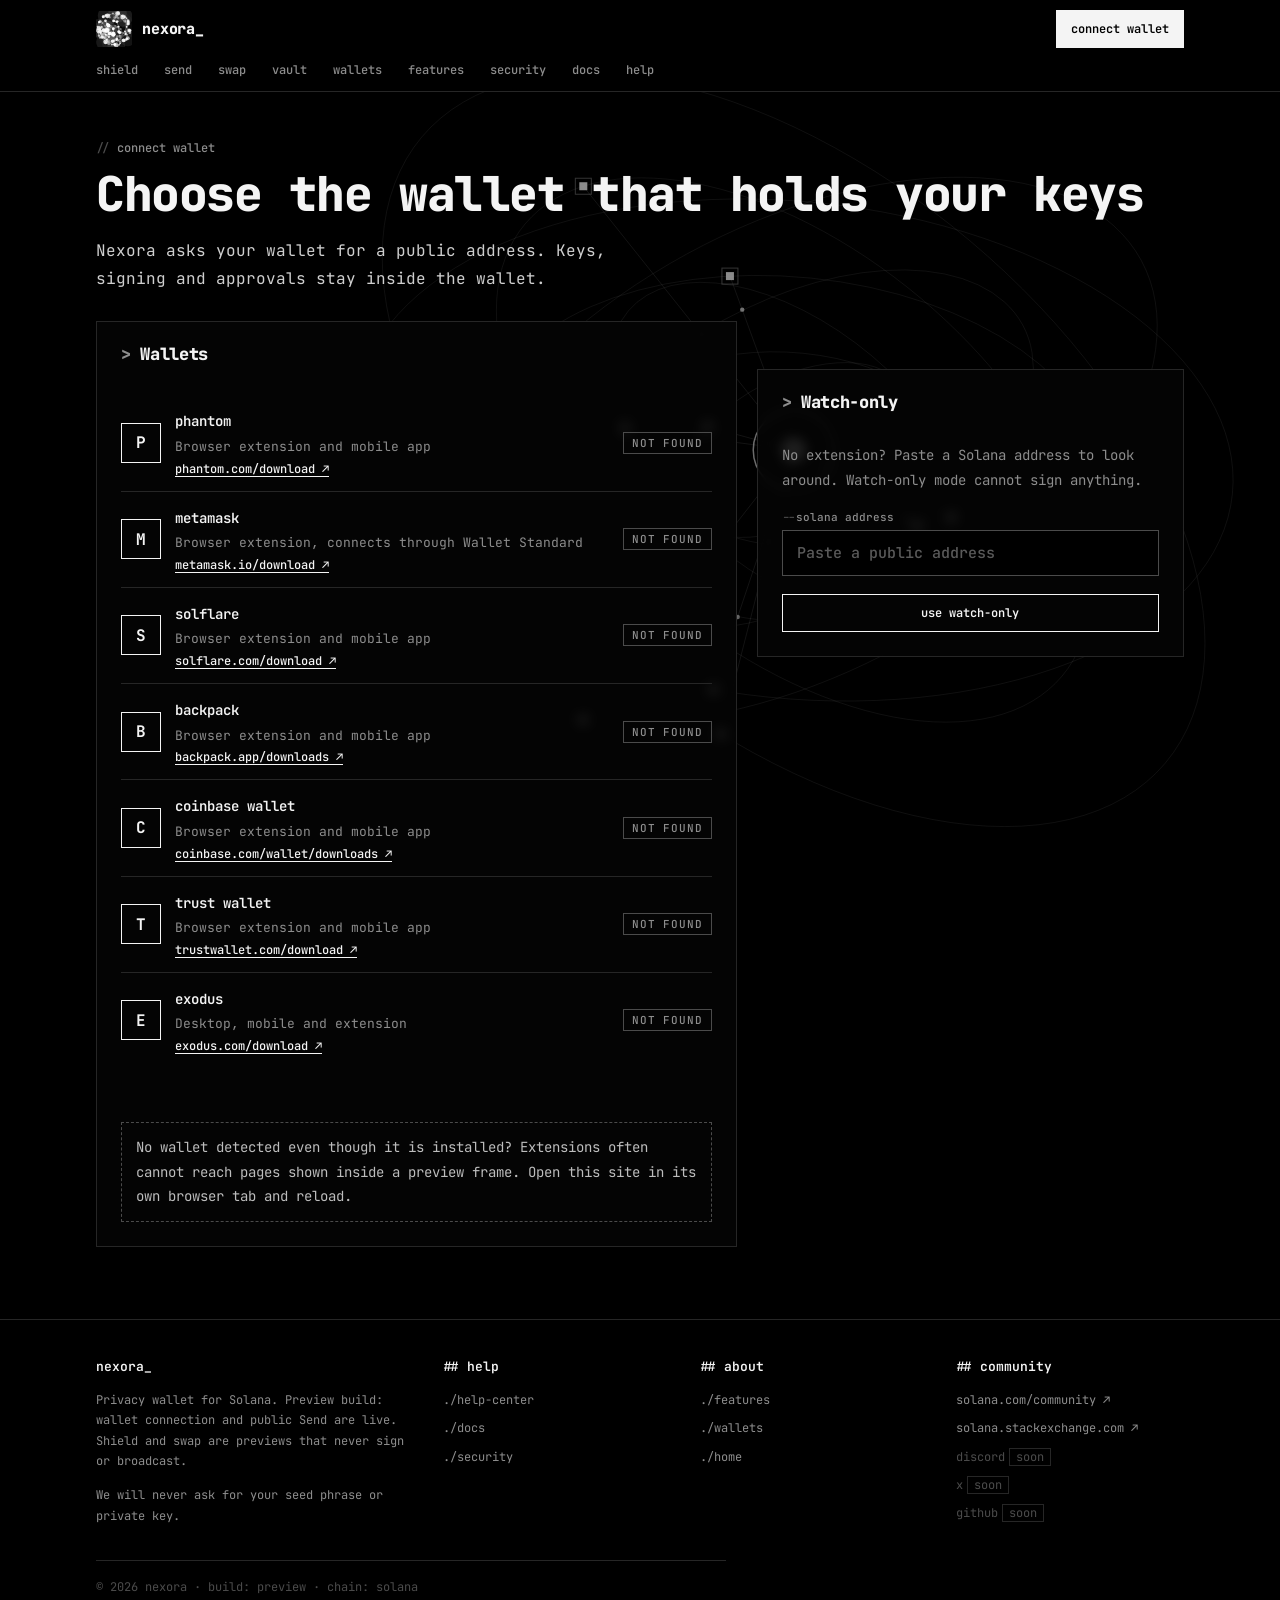
<file: connect.html>
<!doctype html>
<html lang="en">
<head>
<meta charset="utf-8">
<meta name="viewport" content="width=device-width, initial-scale=1, viewport-fit=cover">
<title>Connect wallet · Nexora</title>
<link rel="preconnect" href="https://fonts.googleapis.com">
<link rel="preconnect" href="https://fonts.gstatic.com" crossorigin>
<link href="https://fonts.googleapis.com/css2?family=JetBrains+Mono:wght@400;500;600;800&display=swap" rel="stylesheet">
<link rel="stylesheet" href="styles.css">
</head>
<body>
<main class="wrap main">
  <header class="page-head">
    <p class="eyebrow">Connect wallet</p>
    <h1>Choose the wallet that holds your keys</h1>
    <p class="lead">Nexora asks your wallet for a public address. Keys, signing and approvals stay inside the wallet.</p>
  </header>

  <div class="split">
    <section class="panel" aria-labelledby="wl">
      <h2 class="sub" id="wl">Wallets</h2>
      <div class="wallets" id="wallets"></div>
      <p class="msg" id="status" role="status"></p>
      <div class="notice">No wallet detected even though it is installed? Extensions often cannot reach pages shown inside a preview frame. Open this site in its own browser tab and reload.</div>
    </section>

    <div style="display:grid;gap:20px;min-width:0">
      <section class="panel" id="current" hidden>
        <h2 class="sub">Connected</h2>
        <div class="field"><span class="label">Wallet</span><span id="cw" class="mono"></span></div>
        <div class="field"><span class="label">Address</span><span id="ca" class="addr"></span></div>
        <div style="display:flex;flex-wrap:wrap;gap:10px">
          <button type="button" class="btn sm" id="copy">Copy address</button>
          <button type="button" class="btn sm" id="off">Disconnect</button>
        </div>
      </section>

      <section class="panel" aria-labelledby="wo">
        <h2 class="sub" id="wo">Watch-only</h2>
        <p class="muted" style="margin:0">No extension? Paste a Solana address to look around. Watch-only mode cannot sign anything.</p>
        <div class="field"><label for="addr">Solana address</label><input id="addr" type="text" autocomplete="off" spellcheck="false" placeholder="Paste a public address"></div>
        <button type="button" class="btn sm" id="watch">Use watch-only</button>
      </section>
    </div>
  </div>
</main>

<script src="nexora.js"></script>
<script>
  NX.init({ page: 'connect', anim: 'orbit' });
  NX.renderWallets(document.getElementById('wallets'), document.getElementById('status'));
  NX.watchOnly(document.getElementById('addr'), document.getElementById('status'), document.getElementById('watch'));
  var cur = document.getElementById('current');
  NX.onSession(function (s) {
    cur.hidden = !s;
    if (s) { document.getElementById('cw').textContent = s.wallet; document.getElementById('ca').textContent = s.address; }
  });
  document.getElementById('copy').addEventListener('click', function () { var s = NX.session(); if (s) NX.copy(s.address); });
  document.getElementById('off').addEventListener('click', function () { NX.setSession(null); document.getElementById('status').textContent = 'Disconnected from Nexora. Revoke access inside the wallet for a full disconnect.'; });
</script>
</body>
</html>
</file>
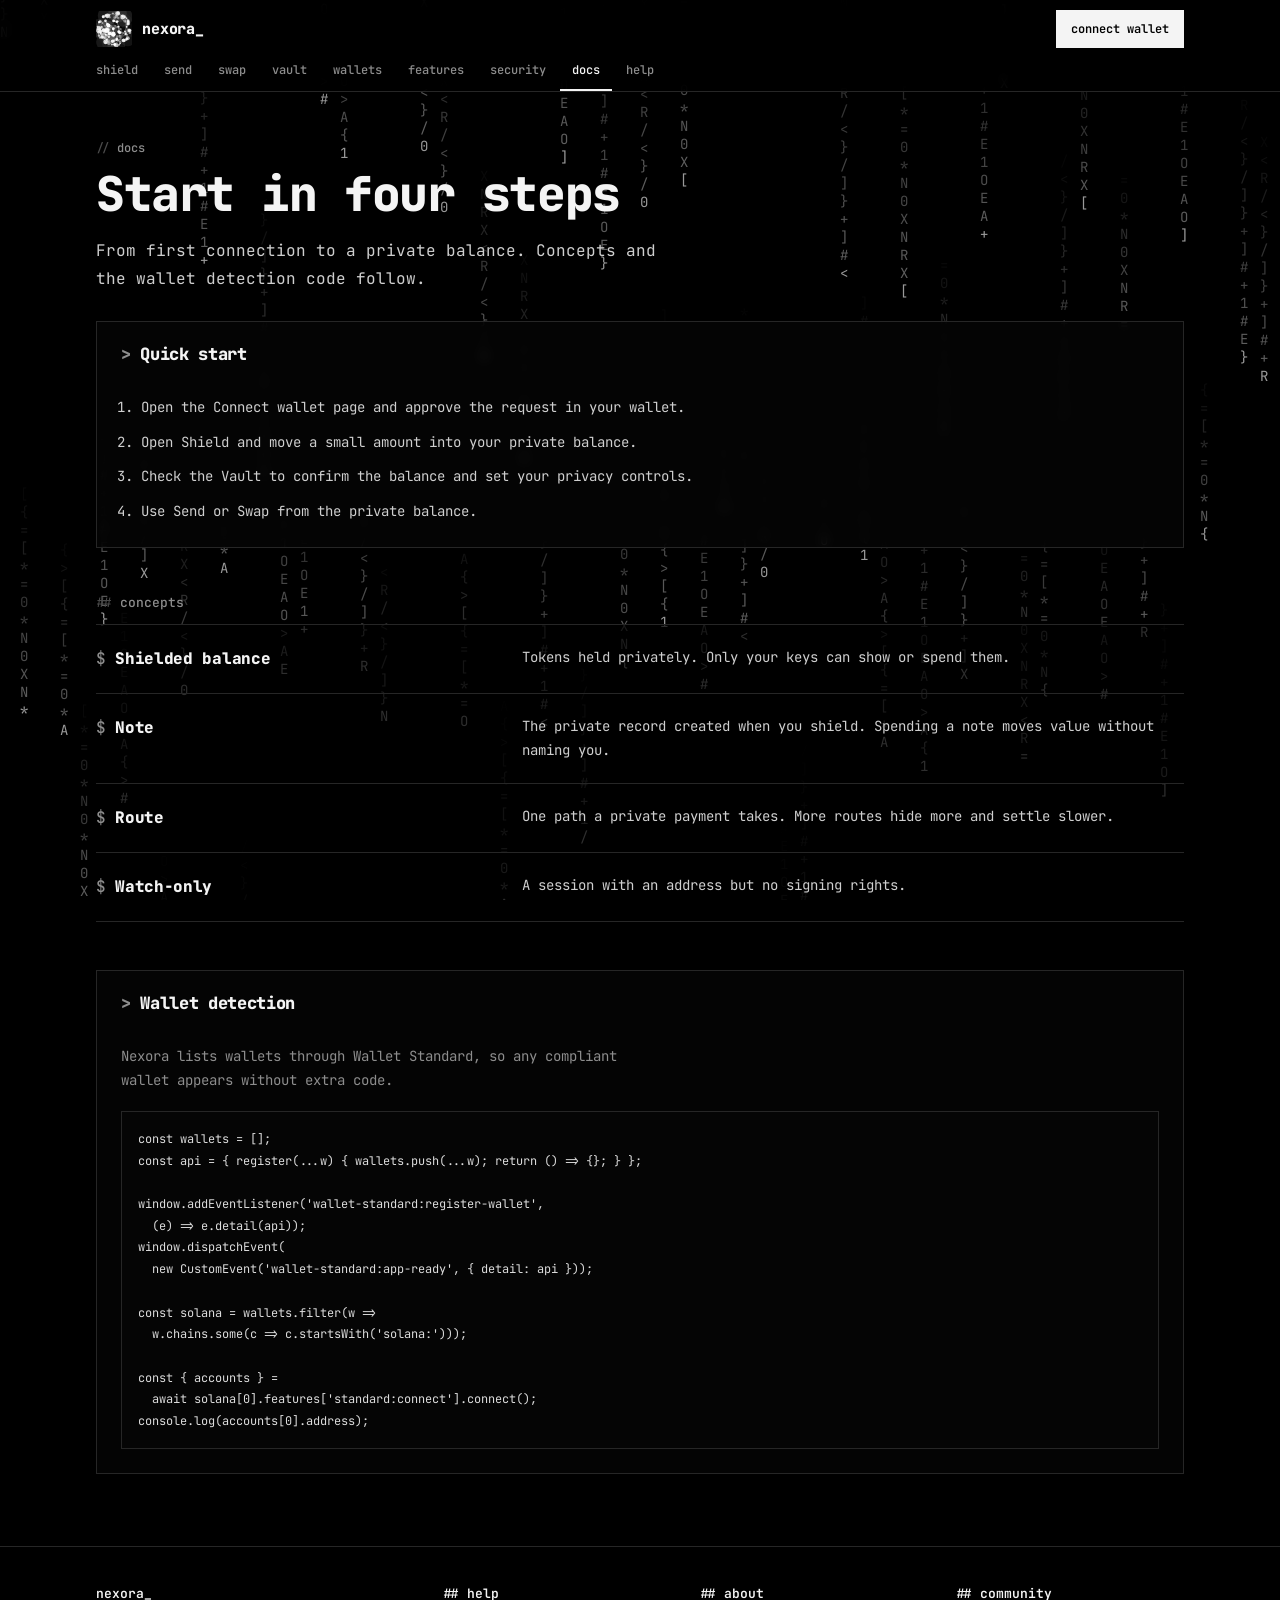
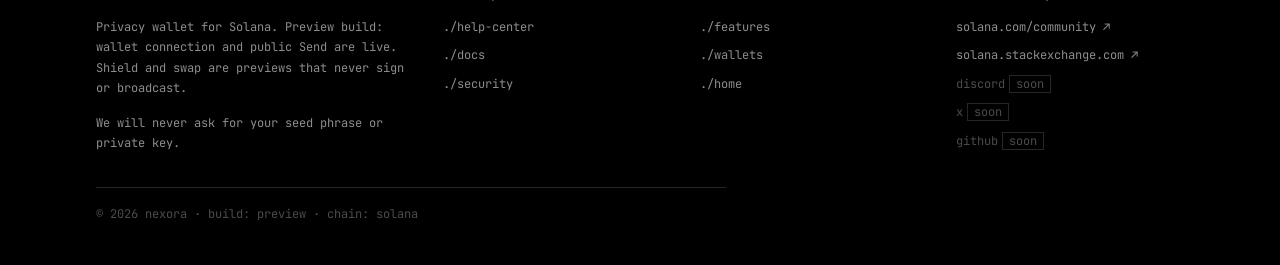
<file: docs.html>
<!doctype html>
<html lang="en">
<head>
<meta charset="utf-8">
<meta name="viewport" content="width=device-width, initial-scale=1, viewport-fit=cover">
<title>Docs · Nexora</title>
<link rel="preconnect" href="https://fonts.googleapis.com">
<link rel="preconnect" href="https://fonts.gstatic.com" crossorigin>
<link href="https://fonts.googleapis.com/css2?family=JetBrains+Mono:wght@400;500;600;800&display=swap" rel="stylesheet">
<link rel="stylesheet" href="styles.css">
</head>
<body>
<main class="wrap main">
  <header class="page-head">
    <p class="eyebrow">Docs</p>
    <h1>Start in four steps</h1>
    <p class="lead">From first connection to a private balance. Concepts and the wallet detection code follow.</p>
  </header>

  <section class="panel">
    <h2 class="sub">Quick start</h2>
    <ol class="steps">
      <li>Open the Connect wallet page and approve the request in your wallet.</li>
      <li>Open Shield and move a small amount into your private balance.</li>
      <li>Check the Vault to confirm the balance and set your privacy controls.</li>
      <li>Use Send or Swap from the private balance.</li>
    </ol>
  </section>

  <section>
    <h2 class="sec">Concepts</h2>
    <dl class="defs">
      <div><dt>Shielded balance</dt><dd>Tokens held privately. Only your keys can show or spend them.</dd></div>
      <div><dt>Note</dt><dd>The private record created when you shield. Spending a note moves value without naming you.</dd></div>
      <div><dt>Route</dt><dd>One path a private payment takes. More routes hide more and settle slower.</dd></div>
      <div><dt>Watch-only</dt><dd>A session with an address but no signing rights.</dd></div>
    </dl>
  </section>

  <section class="panel">
    <h2 class="sub">Wallet detection</h2>
    <p class="muted" style="margin:0">Nexora lists wallets through Wallet Standard, so any compliant wallet appears without extra code.</p>
    <pre><code>const wallets = [];
const api = { register(...w) { wallets.push(...w); return () =&gt; {}; } };

window.addEventListener('wallet-standard:register-wallet',
  (e) =&gt; e.detail(api));
window.dispatchEvent(
  new CustomEvent('wallet-standard:app-ready', { detail: api }));

const solana = wallets.filter(w =&gt;
  w.chains.some(c =&gt; c.startsWith('solana:')));

const { accounts } =
  await solana[0].features['standard:connect'].connect();
console.log(accounts[0].address);</code></pre>
  </section>
</main>

<script src="nexora.js"></script>
<script>NX.init({ page: 'docs', anim: 'rain' });</script>
</body>
</html>
</file>
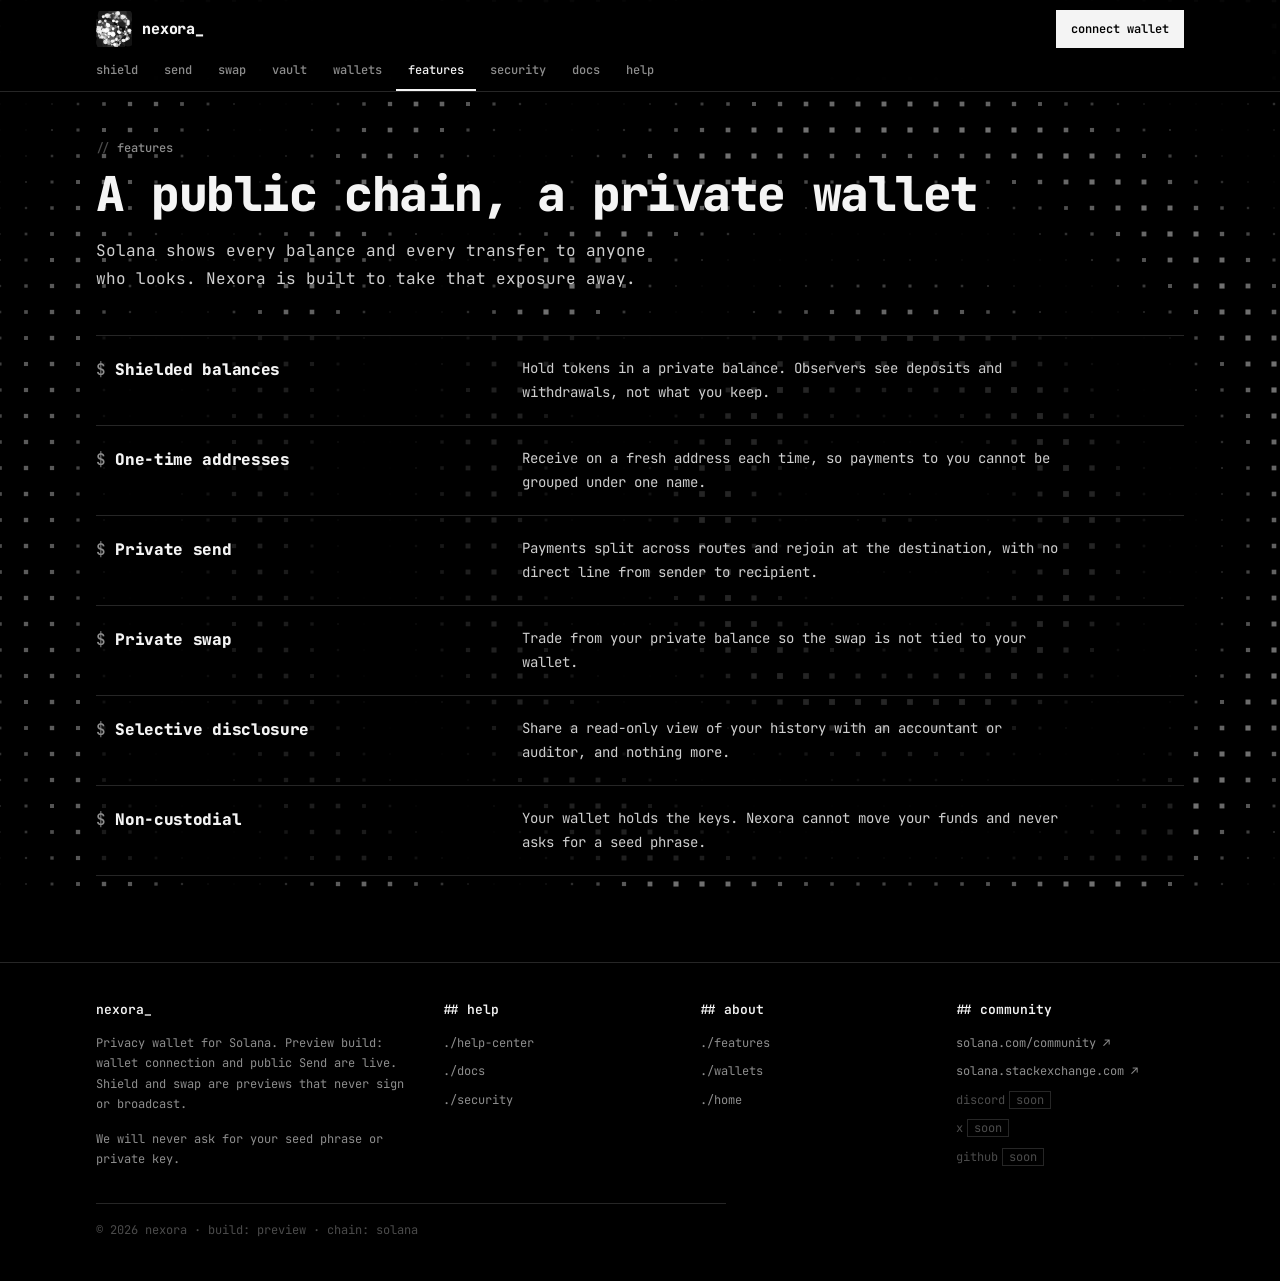
<file: features.html>
<!doctype html>
<html lang="en">
<head>
<meta charset="utf-8">
<meta name="viewport" content="width=device-width, initial-scale=1, viewport-fit=cover">
<title>Features · Nexora</title>
<link rel="preconnect" href="https://fonts.googleapis.com">
<link rel="preconnect" href="https://fonts.gstatic.com" crossorigin>
<link href="https://fonts.googleapis.com/css2?family=JetBrains+Mono:wght@400;500;600;800&display=swap" rel="stylesheet">
<link rel="stylesheet" href="styles.css">
</head>
<body>
<main class="wrap main">
  <header class="page-head">
    <p class="eyebrow">Features</p>
    <h1>A public chain, a private wallet</h1>
    <p class="lead">Solana shows every balance and every transfer to anyone who looks. Nexora is built to take that exposure away.</p>
  </header>

  <dl class="defs">
    <div><dt>Shielded balances</dt><dd><p>Hold tokens in a private balance. Observers see deposits and withdrawals, not what you keep.</p></dd></div>
    <div><dt>One-time addresses</dt><dd><p>Receive on a fresh address each time, so payments to you cannot be grouped under one name.</p></dd></div>
    <div><dt>Private send</dt><dd><p>Payments split across routes and rejoin at the destination, with no direct line from sender to recipient.</p></dd></div>
    <div><dt>Private swap</dt><dd><p>Trade from your private balance so the swap is not tied to your wallet.</p></dd></div>
    <div><dt>Selective disclosure</dt><dd><p>Share a read-only view of your history with an accountant or auditor, and nothing more.</p></dd></div>
    <div><dt>Non-custodial</dt><dd><p>Your wallet holds the keys. Nexora cannot move your funds and never asks for a seed phrase.</p></dd></div>
  </dl>
</main>

<script src="nexora.js"></script>
<script>NX.init({ page: 'features', anim: 'wave' });</script>
</body>
</html>
</file>
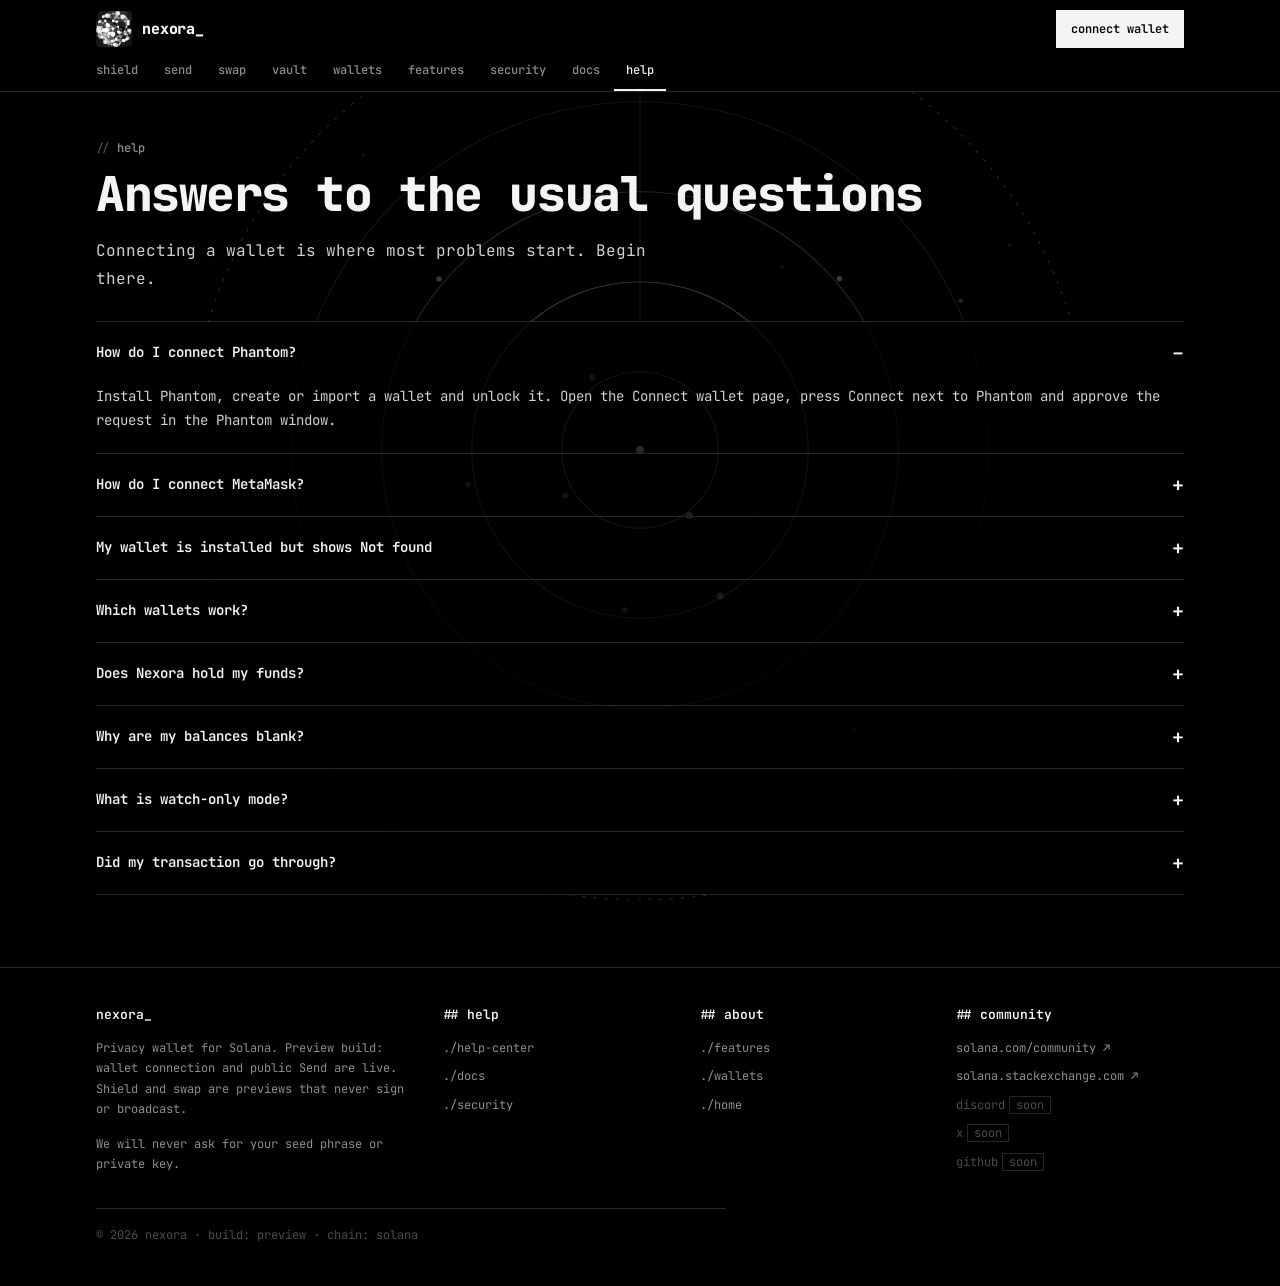
<file: help.html>
<!doctype html>
<html lang="en">
<head>
<meta charset="utf-8">
<meta name="viewport" content="width=device-width, initial-scale=1, viewport-fit=cover">
<title>Help · Nexora</title>
<link rel="preconnect" href="https://fonts.googleapis.com">
<link rel="preconnect" href="https://fonts.gstatic.com" crossorigin>
<link href="https://fonts.googleapis.com/css2?family=JetBrains+Mono:wght@400;500;600;800&display=swap" rel="stylesheet">
<link rel="stylesheet" href="styles.css">
</head>
<body>
<main class="wrap main">
  <header class="page-head">
    <p class="eyebrow">Help</p>
    <h1>Answers to the usual questions</h1>
    <p class="lead">Connecting a wallet is where most problems start. Begin there.</p>
  </header>

  <details open>
    <summary>How do I connect Phantom?</summary>
    <div class="ans">Install Phantom, create or import a wallet and unlock it. Open the Connect wallet page, press Connect next to Phantom and approve the request in the Phantom window.</div>
  </details>
  <details>
    <summary>How do I connect MetaMask?</summary>
    <div class="ans">MetaMask has to expose a Solana account. Update MetaMask, enable Solana in its settings, then press Connect next to MetaMask. If it shows as found without a Solana account, the version you have does not support Solana yet.</div>
  </details>
  <details>
    <summary>My wallet is installed but shows Not found</summary>
    <div class="ans">Reload the page after unlocking the wallet. If you are viewing Nexora inside a preview frame, open it in its own browser tab, since extensions often cannot reach framed pages.</div>
  </details>
  <details>
    <summary>Which wallets work?</summary>
    <div class="ans">Phantom, MetaMask, Solflare, Backpack, Coinbase Wallet, Trust Wallet and Exodus, plus any wallet that follows Wallet Standard. Ledger works through Phantom or Solflare.</div>
  </details>
  <details>
    <summary>Does Nexora hold my funds?</summary>
    <div class="ans">No. Your wallet holds the keys and approves every transaction. Nexora never sees a seed phrase or private key.</div>
  </details>
  <details>
    <summary>Why are my balances blank?</summary>
    <div class="ans">This preview does not read the network, so the Vault shows dashes. Balances appear once Nexora is connected to a privacy program.</div>
  </details>
  <details>
    <summary>What is watch-only mode?</summary>
    <div class="ans">Paste a public Solana address on the Connect page to browse without a wallet. A watch-only session cannot sign, so it is safe to use on any device.</div>
  </details>
  <details>
    <summary>Did my transaction go through?</summary>
    <div class="ans">Not in the preview. Shield, Send and Swap walk through each step but never sign or broadcast, so no funds move.</div>
  </details>
</main>

<script src="nexora.js"></script>
<script>NX.init({ page: 'help', anim: 'sonar' });</script>
</body>
</html>
</file>
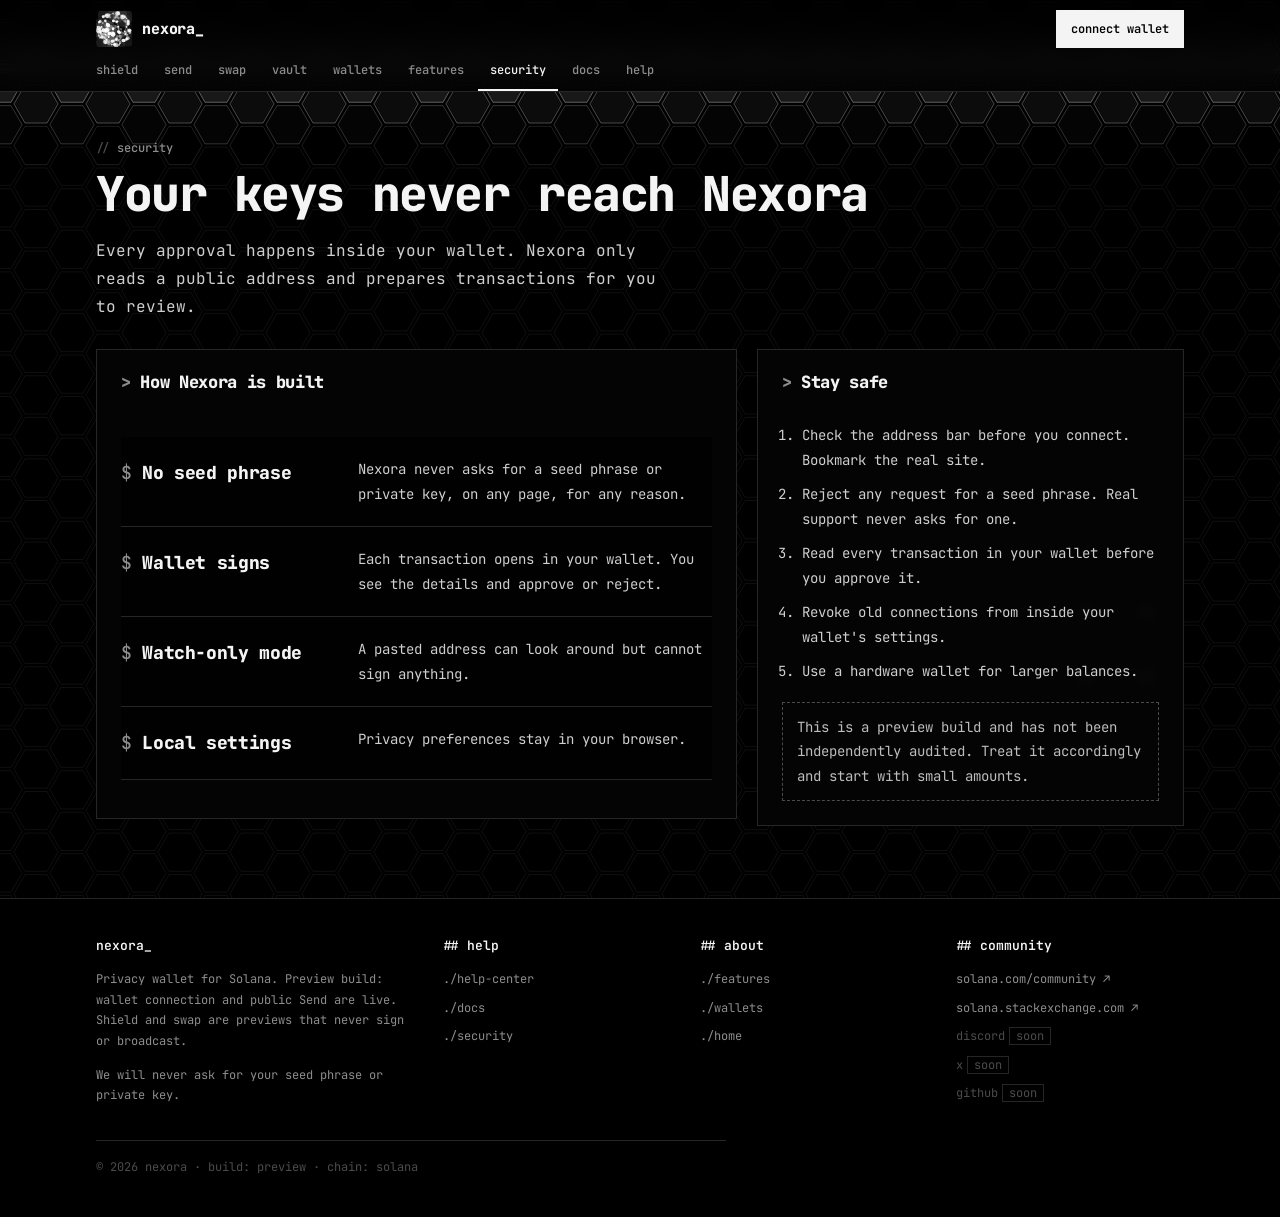
<file: security.html>
<!doctype html>
<html lang="en">
<head>
<meta charset="utf-8">
<meta name="viewport" content="width=device-width, initial-scale=1, viewport-fit=cover">
<title>Security · Nexora</title>
<link rel="preconnect" href="https://fonts.googleapis.com">
<link rel="preconnect" href="https://fonts.gstatic.com" crossorigin>
<link href="https://fonts.googleapis.com/css2?family=JetBrains+Mono:wght@400;500;600;800&display=swap" rel="stylesheet">
<link rel="stylesheet" href="styles.css">
</head>
<body>
<main class="wrap main">
  <header class="page-head">
    <p class="eyebrow">Security</p>
    <h1>Your keys never reach Nexora</h1>
    <p class="lead">Every approval happens inside your wallet. Nexora only reads a public address and prepares transactions for you to review.</p>
  </header>

  <div class="split">
    <section class="panel">
      <h2 class="sub">How Nexora is built</h2>
      <dl class="defs" style="border-top:0">
        <div><dt style="font-size:18px">No seed phrase</dt><dd>Nexora never asks for a seed phrase or private key, on any page, for any reason.</dd></div>
        <div><dt style="font-size:18px">Wallet signs</dt><dd>Each transaction opens in your wallet. You see the details and approve or reject.</dd></div>
        <div><dt style="font-size:18px">Watch-only mode</dt><dd>A pasted address can look around but cannot sign anything.</dd></div>
        <div><dt style="font-size:18px">Local settings</dt><dd>Privacy preferences stay in your browser.</dd></div>
      </dl>
    </section>

    <aside class="panel">
      <h2 class="sub">Stay safe</h2>
      <ol class="steps">
        <li>Check the address bar before you connect. Bookmark the real site.</li>
        <li>Reject any request for a seed phrase. Real support never asks for one.</li>
        <li>Read every transaction in your wallet before you approve it.</li>
        <li>Revoke old connections from inside your wallet's settings.</li>
        <li>Use a hardware wallet for larger balances.</li>
      </ol>
      <div class="notice">This is a preview build and has not been independently audited. Treat it accordingly and start with small amounts.</div>
    </aside>
  </div>
</main>

<script src="nexora.js"></script>
<script>NX.init({ page: 'security', anim: 'scanner' });</script>
</body>
</html>
</file>
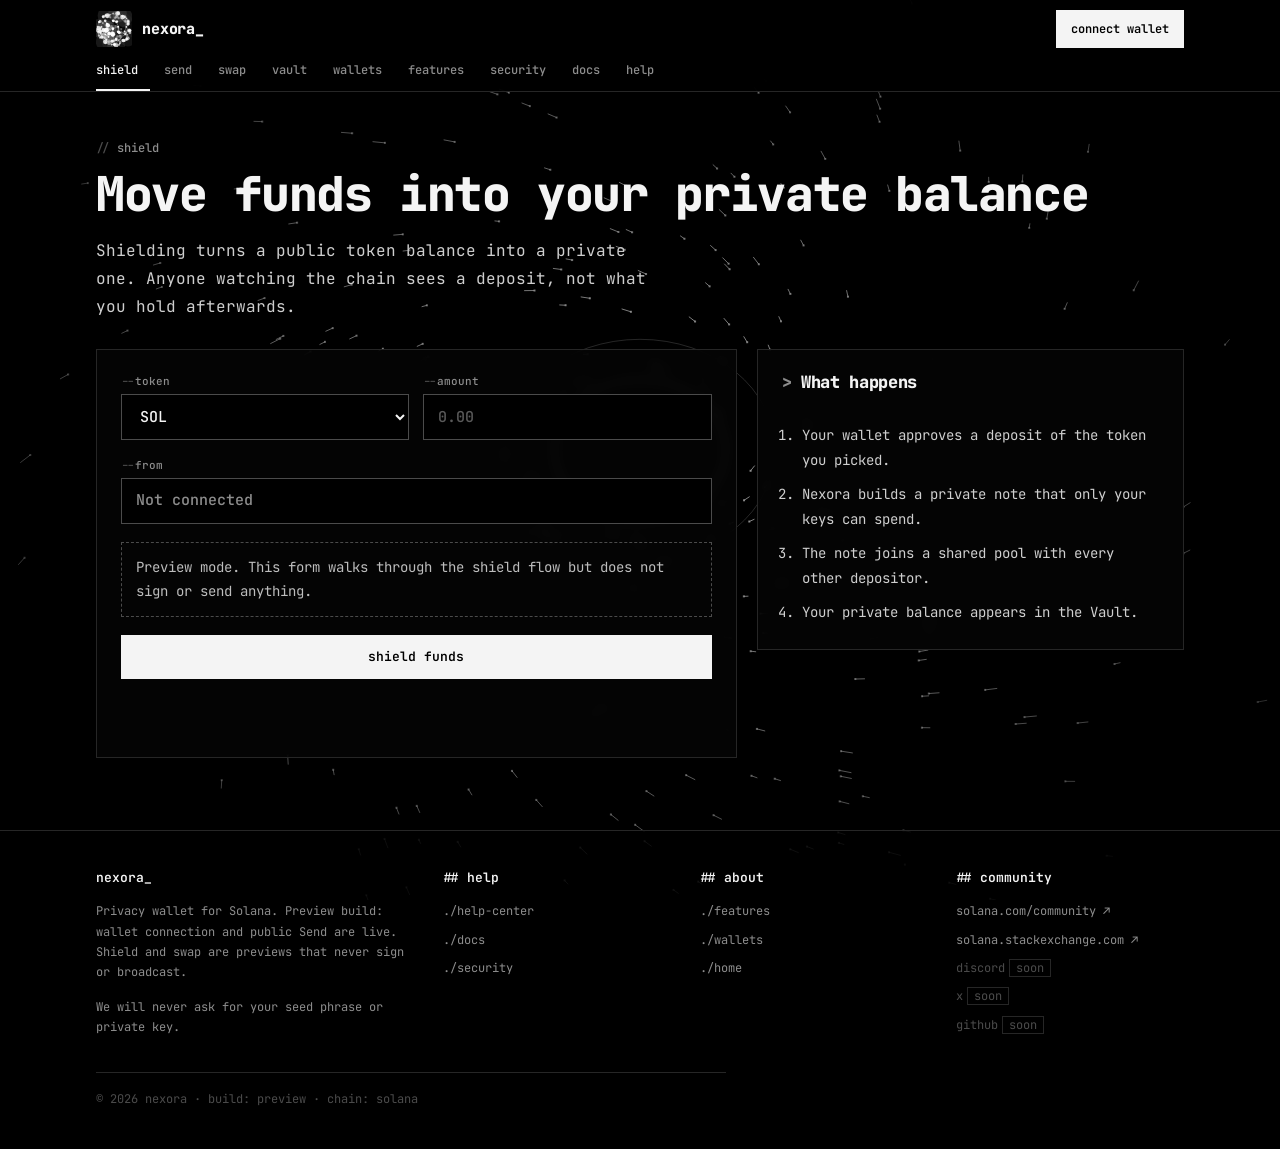
<file: shield.html>
<!doctype html>
<html lang="en">
<head>
<meta charset="utf-8">
<meta name="viewport" content="width=device-width, initial-scale=1, viewport-fit=cover">
<title>Shield · Nexora</title>
<link rel="preconnect" href="https://fonts.googleapis.com">
<link rel="preconnect" href="https://fonts.gstatic.com" crossorigin>
<link href="https://fonts.googleapis.com/css2?family=JetBrains+Mono:wght@400;500;600;800&display=swap" rel="stylesheet">
<link rel="stylesheet" href="styles.css">
</head>
<body>
<main class="wrap main">
  <header class="page-head">
    <p class="eyebrow">Shield</p>
    <h1>Move funds into your private balance</h1>
    <p class="lead">Shielding turns a public token balance into a private one. Anyone watching the chain sees a deposit, not what you hold afterwards.</p>
  </header>

  <div class="split">
    <form class="panel" id="f" novalidate>
      <div class="row">
        <div class="field"><label for="asset">Token</label>
          <select id="asset"><option>SOL</option><option>USDC</option><option>USDT</option></select></div>
        <div class="field"><label for="amt">Amount</label>
          <input id="amt" type="text" inputmode="decimal" autocomplete="off" placeholder="0.00"></div>
      </div>
      <div class="field"><span class="label">From</span><output class="box" id="from">Not connected</output></div>
      <div class="notice">Preview mode. This form walks through the shield flow but does not sign or send anything.</div>
      <button class="btn solid" type="submit">Shield funds</button>
      <p class="msg" role="status"></p>
      <ol class="log" aria-live="polite"></ol>
    </form>

    <aside class="panel">
      <h2 class="sub">What happens</h2>
      <ol class="steps">
        <li>Your wallet approves a deposit of the token you picked.</li>
        <li>Nexora builds a private note that only your keys can spend.</li>
        <li>The note joins a shared pool with every other depositor.</li>
        <li>Your private balance appears in the Vault.</li>
      </ol>
    </aside>
  </div>
</main>

<script src="nexora.js"></script>
<script>
  NX.init({ page: 'shield', anim: 'vortex' });
  var from = document.getElementById('from');
  NX.onSession(function (s) { from.textContent = s ? s.address : 'Not connected'; });
  NX.actionForm(document.getElementById('f'), {
    validate: function () {
      var v = parseFloat(document.getElementById('amt').value);
      return (isFinite(v) && v > 0) ? '' : 'Enter an amount greater than zero.';
    },
    steps: ['Checking the deposit request', 'Building a private note', 'Generating the proof', 'Preparing the transaction for your wallet']
  });
</script>
</body>
</html>
</file>
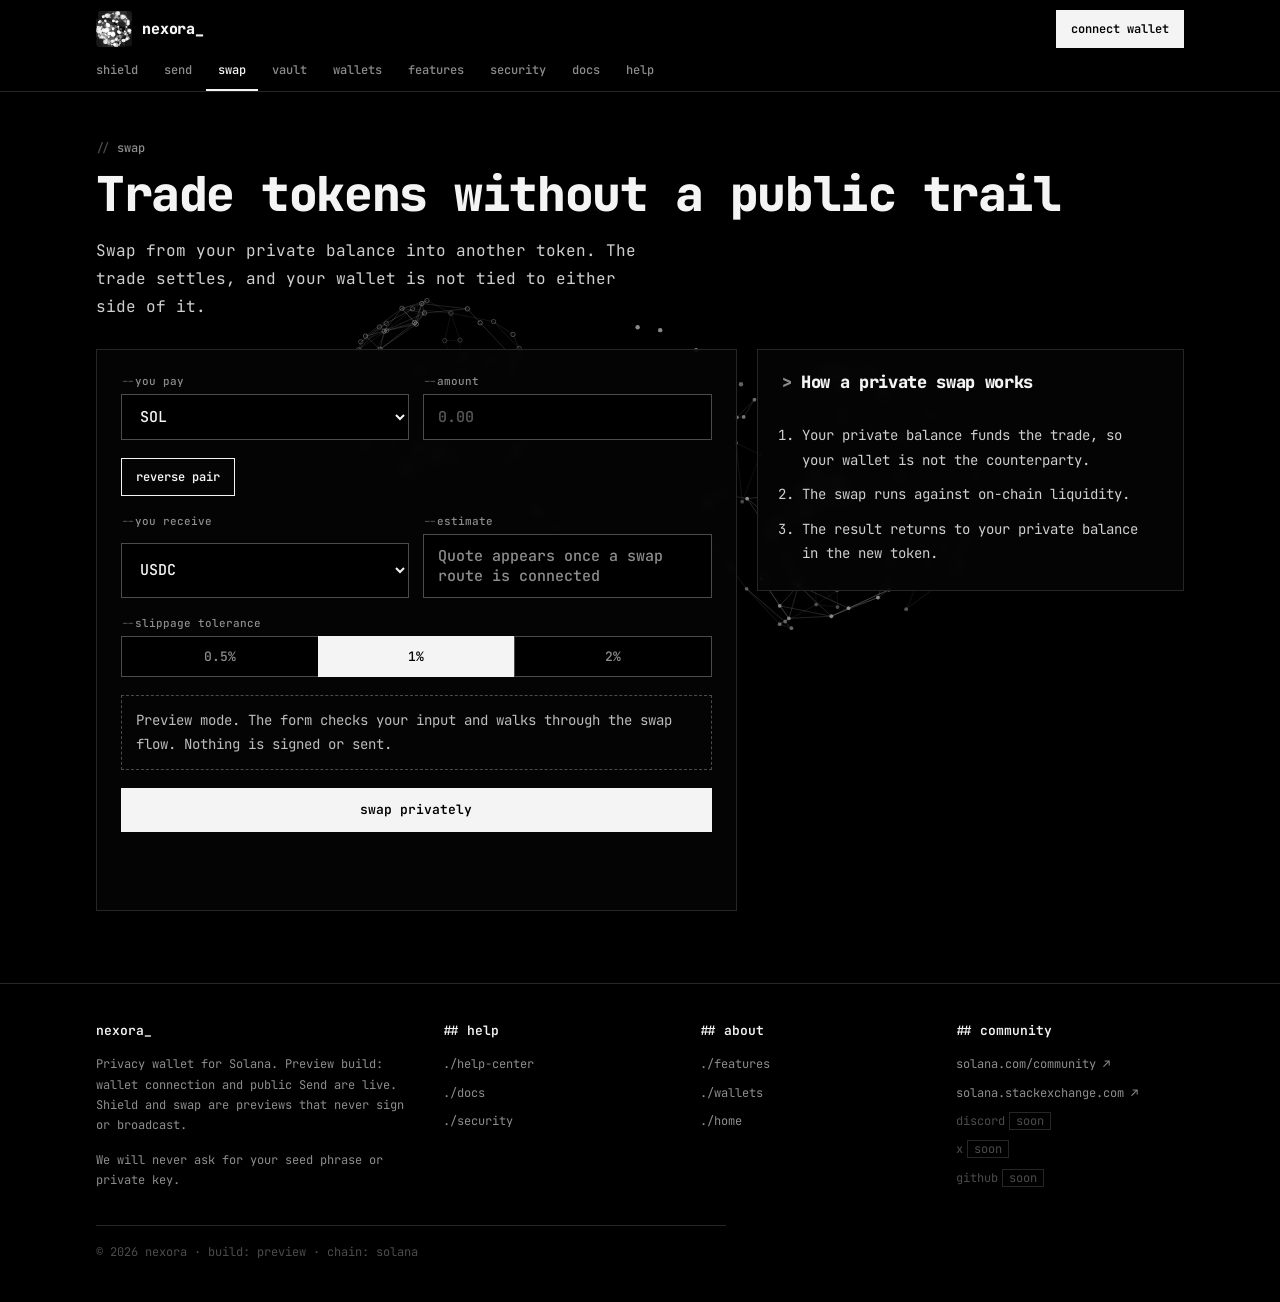
<file: swap.html>
<!doctype html>
<html lang="en">
<head>
<meta charset="utf-8">
<meta name="viewport" content="width=device-width, initial-scale=1, viewport-fit=cover">
<title>Swap · Nexora</title>
<link rel="preconnect" href="https://fonts.googleapis.com">
<link rel="preconnect" href="https://fonts.gstatic.com" crossorigin>
<link href="https://fonts.googleapis.com/css2?family=JetBrains+Mono:wght@400;500;600;800&display=swap" rel="stylesheet">
<link rel="stylesheet" href="styles.css">
</head>
<body>
<main class="wrap main">
  <header class="page-head">
    <p class="eyebrow">Swap</p>
    <h1>Trade tokens without a public trail</h1>
    <p class="lead">Swap from your private balance into another token. The trade settles, and your wallet is not tied to either side of it.</p>
  </header>

  <div class="split">
    <form class="panel" id="f" novalidate>
      <div class="row">
        <div class="field"><label for="from">You pay</label>
          <select id="from"><option>SOL</option><option>USDC</option><option>USDT</option></select></div>
        <div class="field"><label for="amt">Amount</label>
          <input id="amt" type="text" inputmode="decimal" autocomplete="off" placeholder="0.00"></div>
      </div>
      <button type="button" class="btn sm" id="flip" style="justify-self:start">Reverse pair</button>
      <div class="row">
        <div class="field"><label for="to">You receive</label>
          <select id="to"><option>USDC</option><option>SOL</option><option>USDT</option></select></div>
        <div class="field"><label for="quote">Estimate</label>
          <output class="box" id="quote">Quote appears once a swap route is connected</output></div>
      </div>
      <div class="field">
        <span class="label" id="slipL">Slippage tolerance</span>
        <div class="seg" role="group" aria-labelledby="slipL" id="slip">
          <button type="button" aria-pressed="false">0.5%</button>
          <button type="button" aria-pressed="true">1%</button>
          <button type="button" aria-pressed="false">2%</button>
        </div>
      </div>
      <div class="notice">Preview mode. The form checks your input and walks through the swap flow. Nothing is signed or sent.</div>
      <button class="btn solid" type="submit">Swap privately</button>
      <p class="msg" role="status"></p>
      <ol class="log" aria-live="polite"></ol>
    </form>

    <aside class="panel">
      <h2 class="sub">How a private swap works</h2>
      <ol class="steps">
        <li>Your private balance funds the trade, so your wallet is not the counterparty.</li>
        <li>The swap runs against on-chain liquidity.</li>
        <li>The result returns to your private balance in the new token.</li>
      </ol>
    </aside>
  </div>
</main>

<script src="nexora.js"></script>
<script>
  NX.init({ page: 'swap', anim: 'binary' });
  var from = document.getElementById('from'), to = document.getElementById('to');
  document.getElementById('flip').addEventListener('click', function () { var a = from.value; from.value = to.value; to.value = a; });
  var seg = document.getElementById('slip');
  seg.addEventListener('click', function (e) {
    var b = e.target.closest('button'); if (!b) return;
    Array.prototype.forEach.call(seg.children, function (x) { x.setAttribute('aria-pressed', x === b ? 'true' : 'false'); });
  });
  NX.actionForm(document.getElementById('f'), {
    validate: function () {
      if (from.value === to.value) return 'Pick two different tokens.';
      var v = parseFloat(document.getElementById('amt').value);
      return (isFinite(v) && v > 0) ? '' : 'Enter an amount greater than zero.';
    },
    steps: ['Checking the pair', 'Looking for a swap route', 'Generating the proof', 'Preparing the transaction for your wallet']
  });
</script>
</body>
</html>
</file>
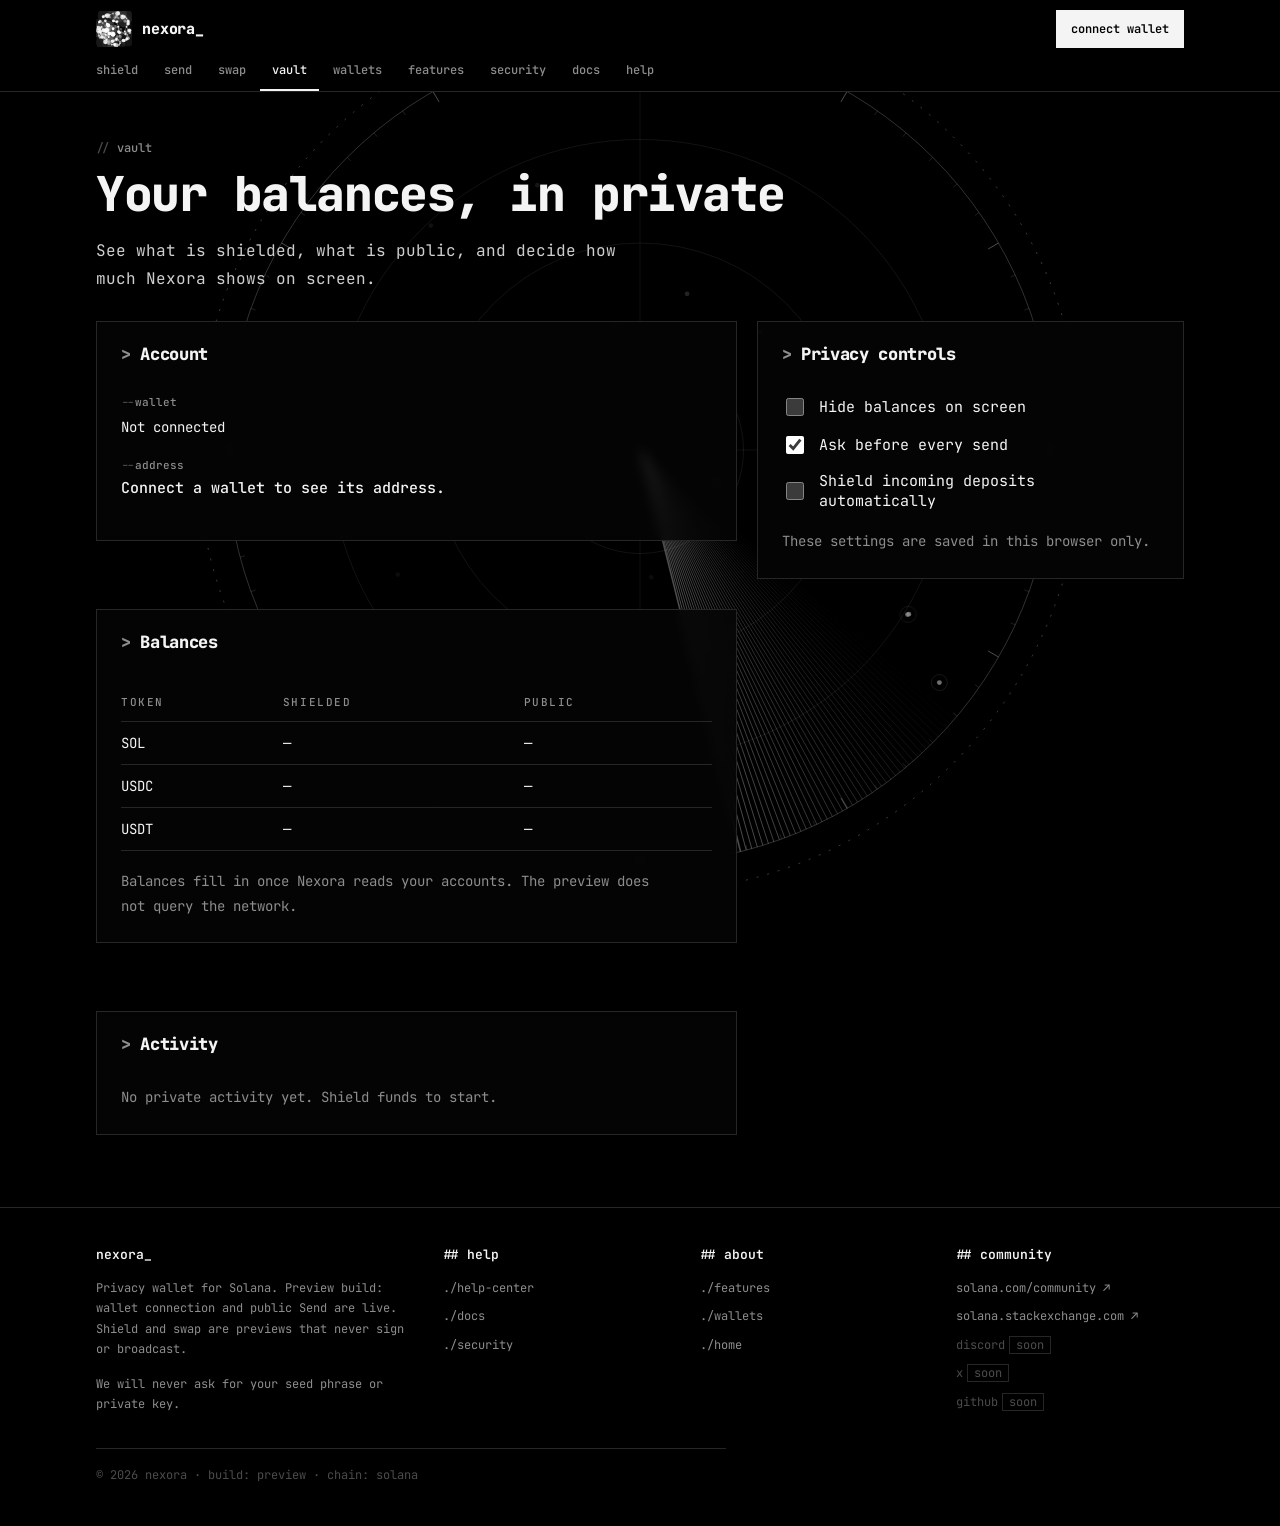
<file: vault.html>
<!doctype html>
<html lang="en">
<head>
<meta charset="utf-8">
<meta name="viewport" content="width=device-width, initial-scale=1, viewport-fit=cover">
<title>Vault · Nexora</title>
<link rel="preconnect" href="https://fonts.googleapis.com">
<link rel="preconnect" href="https://fonts.gstatic.com" crossorigin>
<link href="https://fonts.googleapis.com/css2?family=JetBrains+Mono:wght@400;500;600;800&display=swap" rel="stylesheet">
<link rel="stylesheet" href="styles.css">
</head>
<body>
<main class="wrap main" id="root">
  <header class="page-head">
    <p class="eyebrow">Vault</p>
    <h1>Your balances, in private</h1>
    <p class="lead">See what is shielded, what is public, and decide how much Nexora shows on screen.</p>
  </header>

  <div class="split">
    <div style="display:grid;gap:20px;min-width:0">
      <section class="panel">
        <h2 class="sub">Account</h2>
        <div class="field"><span class="label">Wallet</span><span id="wn" class="mono">Not connected</span></div>
        <div class="field"><span class="label">Address</span><span id="wa" class="addr">Connect a wallet to see its address.</span></div>
        <div><button type="button" class="btn sm" id="copy" hidden>Copy address</button></div>
      </section>

      <section class="panel">
        <h2 class="sub">Balances</h2>
        <div class="table-wrap">
          <table>
            <thead><tr><th>Token</th><th>Shielded</th><th>Public</th></tr></thead>
            <tbody>
              <tr><td>SOL</td><td class="bal">&mdash;</td><td class="bal">&mdash;</td></tr>
              <tr><td>USDC</td><td class="bal">&mdash;</td><td class="bal">&mdash;</td></tr>
              <tr><td>USDT</td><td class="bal">&mdash;</td><td class="bal">&mdash;</td></tr>
            </tbody>
          </table>
        </div>
        <p class="muted" style="margin:0;font-size:14px">Balances fill in once Nexora reads your accounts. The preview does not query the network.</p>
      </section>

      <section class="panel">
        <h2 class="sub">Activity</h2>
        <p class="muted" style="margin:0">No private activity yet. Shield funds to start.</p>
      </section>
    </div>

    <aside class="panel">
      <h2 class="sub">Privacy controls</h2>
      <div class="toggles">
        <label><input type="checkbox" id="hide"> Hide balances on screen</label>
        <label><input type="checkbox" id="confirm" checked> Ask before every send</label>
        <label><input type="checkbox" id="auto"> Shield incoming deposits automatically</label>
      </div>
      <p class="muted" style="margin:0;font-size:14px">These settings are saved in this browser only.</p>
    </aside>
  </div>
</main>

<script src="nexora.js"></script>
<script>
  NX.init({ page: 'vault', anim: 'radar' });
  var copyBtn = document.getElementById('copy');
  NX.onSession(function (s) {
    document.getElementById('wn').textContent = s ? s.wallet : 'Not connected';
    document.getElementById('wa').textContent = s ? s.address : 'Connect a wallet to see its address.';
    copyBtn.hidden = !s;
  });
  copyBtn.addEventListener('click', function () { var s = NX.session(); if (s) NX.copy(s.address); });
  ['hide', 'confirm', 'auto'].forEach(function (id) {
    var el = document.getElementById(id), k = 'nexora.pref.' + id;
    try { var v = localStorage.getItem(k); if (v !== null) el.checked = v === '1'; } catch (e) {}
    function apply() { if (id === 'hide') document.getElementById('root').classList.toggle('hidden-bal', el.checked); }
    apply();
    el.addEventListener('change', function () { try { localStorage.setItem(k, el.checked ? '1' : '0'); } catch (e) {} apply(); });
  });
</script>
</body>
</html>
</file>
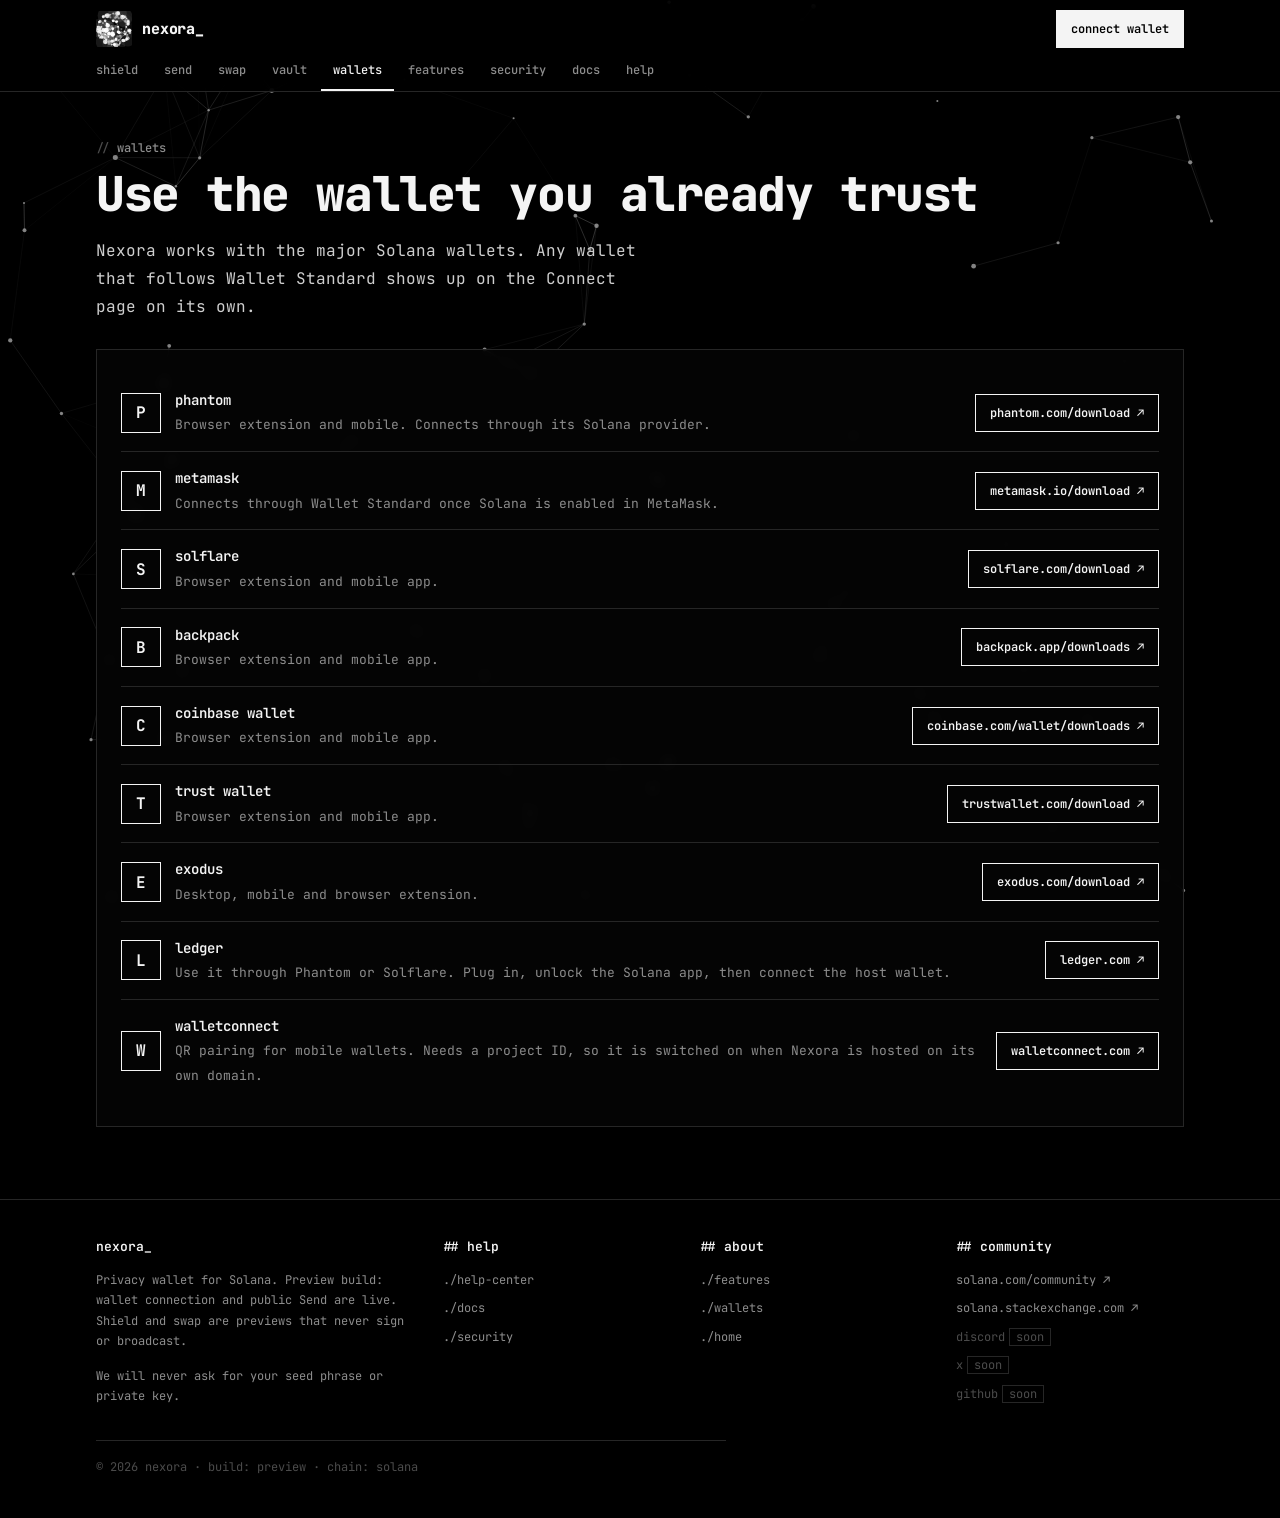
<file: wallets.html>
<!doctype html>
<html lang="en">
<head>
<meta charset="utf-8">
<meta name="viewport" content="width=device-width, initial-scale=1, viewport-fit=cover">
<title>Wallets · Nexora</title>
<link rel="preconnect" href="https://fonts.googleapis.com">
<link rel="preconnect" href="https://fonts.gstatic.com" crossorigin>
<link href="https://fonts.googleapis.com/css2?family=JetBrains+Mono:wght@400;500;600;800&display=swap" rel="stylesheet">
<link rel="stylesheet" href="styles.css">
</head>
<body>
<main class="wrap main">
  <header class="page-head">
    <p class="eyebrow">Wallets</p>
    <h1>Use the wallet you already trust</h1>
    <p class="lead">Nexora works with the major Solana wallets. Any wallet that follows Wallet Standard shows up on the Connect page on its own.</p>
  </header>

  <section class="panel" style="gap:0">
    <div class="wallets">
      <div class="wallet"><div class="mono-box">P</div><div class="meta"><strong>Phantom</strong><span>Browser extension and mobile. Connects through its Solana provider.</span></div><a class="btn sm" href="https://phantom.com/download" target="_blank" rel="noopener">phantom.com/download &#8599;</a></div>
      <div class="wallet"><div class="mono-box">M</div><div class="meta"><strong>MetaMask</strong><span>Connects through Wallet Standard once Solana is enabled in MetaMask.</span></div><a class="btn sm" href="https://metamask.io/download" target="_blank" rel="noopener">metamask.io/download &#8599;</a></div>
      <div class="wallet"><div class="mono-box">S</div><div class="meta"><strong>Solflare</strong><span>Browser extension and mobile app.</span></div><a class="btn sm" href="https://solflare.com/download" target="_blank" rel="noopener">solflare.com/download &#8599;</a></div>
      <div class="wallet"><div class="mono-box">B</div><div class="meta"><strong>Backpack</strong><span>Browser extension and mobile app.</span></div><a class="btn sm" href="https://backpack.app/downloads" target="_blank" rel="noopener">backpack.app/downloads &#8599;</a></div>
      <div class="wallet"><div class="mono-box">C</div><div class="meta"><strong>Coinbase Wallet</strong><span>Browser extension and mobile app.</span></div><a class="btn sm" href="https://www.coinbase.com/wallet/downloads" target="_blank" rel="noopener">coinbase.com/wallet/downloads &#8599;</a></div>
      <div class="wallet"><div class="mono-box">T</div><div class="meta"><strong>Trust Wallet</strong><span>Browser extension and mobile app.</span></div><a class="btn sm" href="https://trustwallet.com/download" target="_blank" rel="noopener">trustwallet.com/download &#8599;</a></div>
      <div class="wallet"><div class="mono-box">E</div><div class="meta"><strong>Exodus</strong><span>Desktop, mobile and browser extension.</span></div><a class="btn sm" href="https://www.exodus.com/download/" target="_blank" rel="noopener">exodus.com/download &#8599;</a></div>
      <div class="wallet"><div class="mono-box">L</div><div class="meta"><strong>Ledger</strong><span>Use it through Phantom or Solflare. Plug in, unlock the Solana app, then connect the host wallet.</span></div><a class="btn sm" href="https://www.ledger.com" target="_blank" rel="noopener">ledger.com &#8599;</a></div>
      <div class="wallet"><div class="mono-box">W</div><div class="meta"><strong>WalletConnect</strong><span>QR pairing for mobile wallets. Needs a project ID, so it is switched on when Nexora is hosted on its own domain.</span></div><a class="btn sm" href="https://walletconnect.com" target="_blank" rel="noopener">walletconnect.com &#8599;</a></div>
    </div>
  </section>
</main>

<script src="nexora.js"></script>
<script>NX.init({ page: 'wallets', anim: 'mesh' });</script>
</body>
</html>
</file>
<file: styles.css>
/* Nexora: pure black and white. Layout concept: instrument panel. A sticky tab strip, hairline-ruled sections,
   square corners, mono labels, one huge display wordmark. Each page carries its own full-bleed canvas animation. */
:root {
  --bg: #000;
  --fg: #f4f4f4;
  --mute: #8d8d8d;
  --dim: #4b4b4b;
  --line: #262626;
  --panel: rgba(5, 5, 5, 0.82);
  --display: 'JetBrains Mono', ui-monospace, 'SF Mono', Menlo, Consolas, monospace;
  --body: 'JetBrains Mono', ui-monospace, 'SF Mono', Menlo, Consolas, monospace;
  --mono: 'JetBrains Mono', ui-monospace, Menlo, Consolas, monospace;
  color-scheme: dark;
  padding-top: env(safe-area-inset-top, 0px);
  padding-bottom: env(safe-area-inset-bottom, 0px);
}
*, *::before, *::after { box-sizing: border-box; }
[hidden] { display: none !important; }
html { background: var(--bg); }
body {
  margin: 0;
  min-height: 100%;
  background: var(--bg);
  color: var(--fg);
  font: 400 14px/1.75 var(--body);
  -webkit-font-smoothing: antialiased;
  overflow-x: hidden;
}
body::before {
  content: "";
  position: fixed;
  inset: 0 0 auto;
  height: env(safe-area-inset-top, 0px);
  background: var(--bg);
  z-index: 60;
}
a { color: var(--fg); text-underline-offset: 3px; }
:focus-visible { outline: 2px dashed var(--fg); outline-offset: 3px; }

.wrap {
  width: 100%;
  max-width: 1120px;
  margin: 0 auto;
  padding-left: max(16px, env(safe-area-inset-left, 0px));
  padding-right: max(16px, env(safe-area-inset-right, 0px));
}
.main { position: relative; z-index: 1; padding-block: 40px 72px; }

/* background animation canvas */
.bg {
  position: fixed;
  inset: 0;
  width: 100%;
  height: 100%;
  z-index: 0;
  pointer-events: none;
  opacity: 0.6;
}

/* header */
header.site {
  position: sticky;
  top: env(safe-area-inset-top, 0px);
  z-index: 50;
  background: rgba(0, 0, 0, 0.86);
  -webkit-backdrop-filter: blur(10px);
  backdrop-filter: blur(10px);
  border-bottom: 1px solid var(--line);
}
.bar { display: flex; align-items: center; justify-content: space-between; gap: 12px; padding-block: 10px 4px; }
.brand {
  display: flex; align-items: center; gap: 10px;
  font-family: var(--display); font-weight: 800; font-size: 15px;
  letter-spacing: -0.01em; text-transform: lowercase;
  color: var(--fg); text-decoration: none;
}
.brand canvas { width: 36px; height: 36px; display: block; }
.tabs { display: flex; gap: 2px; overflow-x: auto; scrollbar-width: none; }
.tabs::-webkit-scrollbar { display: none; }
.tabs a {
  font: 500 12px var(--mono); letter-spacing: 0; text-transform: lowercase;
  color: var(--mute); text-decoration: none; white-space: nowrap;
  padding: 10px 12px 11px; border-bottom: 2px solid transparent;
}
.tabs a:first-child { padding-left: 0; }
.tabs a:hover { color: var(--fg); }
.tabs a[aria-current="page"] { color: var(--fg); border-bottom-color: var(--fg); }

/* buttons */
.btn {
  display: inline-flex; align-items: center; justify-content: center; gap: 8px;
  font: 600 13px/1 var(--mono); letter-spacing: 0; text-transform: lowercase;
  padding: 14px 20px; min-height: 44px;
  border: 1px solid var(--fg); border-radius: 0;
  background: transparent; color: var(--fg);
  text-decoration: none; cursor: pointer;
  transition: background 0.18s, color 0.18s;
}
.btn:hover { background: var(--fg); color: var(--bg); }
.btn.solid { background: var(--fg); color: var(--bg); }
.btn.solid:hover { background: transparent; color: var(--fg); }
.btn.sm { padding: 9px 14px; min-height: 38px; font-size: 12px; }
.btn[disabled] { opacity: 0.45; cursor: not-allowed; }
.btn .dot { width: 7px; height: 7px; background: currentColor; display: inline-block; border-radius: 50%; }

/* type */
.eyebrow { font: 500 12px var(--mono); letter-spacing: 0; text-transform: lowercase; color: var(--mute); margin: 0 0 14px; }
.eyebrow::before { content: "// "; color: var(--dim); }
h1, h2, h3 { font-family: var(--display); font-weight: 800; line-height: 1.02; margin: 0; text-wrap: balance; }
h1 { font-size: clamp(26px, 4.6vw, 48px); letter-spacing: -0.03em; overflow-wrap: anywhere; }
.mega { font-size: clamp(52px, 12vw, 128px); letter-spacing: -0.06em; line-height: 0.9; text-transform: lowercase; }
.mega::after { content: "_"; animation: blink 1.1s steps(1) infinite; }
h2.sec { font-size: 13px; font-family: var(--mono); font-weight: 500; letter-spacing: 0; text-transform: lowercase; color: var(--mute); margin: 0 0 14px; }
h2.sec::before { content: "## "; color: var(--dim); }
h2.sub { font-size: 17px; letter-spacing: -0.02em; margin-bottom: 14px; }
h2.sub::before { content: "> "; color: var(--mute); }
.lead { font-size: clamp(14px, 1.8vw, 16px); color: #cfcfcf; max-width: 56ch; margin: 18px 0 0; }
p { margin: 0 0 14px; max-width: 68ch; }
.mono { font-family: var(--mono); }
.muted { color: var(--mute); }
.page-head { padding-block: 8px 28px; }

/* layout */
.hero { display: grid; grid-template-columns: 1.05fr 0.95fr; gap: 24px; align-items: center; padding-block: 24px 56px; }
.hero-art canvas { width: 100%; max-width: 100%; aspect-ratio: 1; display: block; }
.cta { display: flex; flex-wrap: wrap; gap: 12px; margin-top: 28px; }
.facts { display: flex; flex-wrap: wrap; gap: 28px; margin: 36px 0 0; padding-top: 18px; border-top: 1px solid var(--line); }
.facts dt { font: 500 11px var(--mono); letter-spacing: 0; text-transform: lowercase; color: var(--mute); }
.facts dt::after { content: ":"; }
.facts dd { margin: 2px 0 0; font-weight: 600; }
.split { display: grid; grid-template-columns: minmax(0, 1.2fr) minmax(0, 0.8fr); gap: 20px; align-items: start; }
.row { display: grid; grid-template-columns: repeat(auto-fit, minmax(190px, 1fr)); gap: 14px; }
section + section { margin-top: 48px; }

/* tiles */
.tiles { display: grid; grid-template-columns: repeat(auto-fit, minmax(230px, 1fr)); gap: 1px; background: var(--line); border: 1px solid var(--line); }
a.tile {
  background: rgba(0, 0, 0, 0.88); color: var(--fg); text-decoration: none;
  padding: 22px; min-height: 168px; min-width: 0;
  display: flex; flex-direction: column; gap: 8px;
  transition: background 0.18s, color 0.18s;
}
a.tile h3 { font-size: 22px; letter-spacing: -0.03em; }
a.tile p { color: var(--mute); margin: 0; font-size: 15px; transition: color 0.18s; }
a.tile .go { margin-top: auto; font: 500 12px var(--mono); letter-spacing: 0; text-transform: lowercase; }
a.tile:hover { background: var(--fg); color: var(--bg); }
a.tile:hover p { color: #333; }

/* panels and forms */
.panel { background: var(--panel); border: 1px solid var(--line); padding: 24px; -webkit-backdrop-filter: blur(6px); backdrop-filter: blur(6px); display: grid; gap: 18px; min-width: 0; }
.field { display: grid; gap: 6px; min-width: 0; }
label, .label { font: 500 11px var(--mono); letter-spacing: 0; text-transform: lowercase; color: var(--mute); }
label::before, .label::before { content: "--"; color: var(--dim); }
.toggles label::before { content: none; }
input[type="text"], input:not([type]), select, output.box {
  width: 100%; min-height: 46px; padding: 11px 14px;
  background: #000; color: var(--fg);
  border: 1px solid var(--dim); border-radius: 0;
  font: 500 15px var(--mono);
}
input::placeholder { color: #5a5a5a; }
input:focus, select:focus { outline: none; border-color: var(--fg); }
output.box { display: block; overflow-wrap: anywhere; color: var(--mute); }
input[type="range"] { width: 100%; accent-color: #fff; }
input[type="checkbox"] { accent-color: #fff; width: 18px; height: 18px; }
.seg { display: flex; gap: 0; }
.seg button { flex: 1; font: 500 13px var(--mono); padding: 11px 8px; background: #000; color: var(--mute); border: 1px solid var(--dim); margin-left: -1px; cursor: pointer; border-radius: 0; }
.seg button:first-child { margin-left: 0; }
.seg button[aria-pressed="true"] { background: var(--fg); color: var(--bg); border-color: var(--fg); }
.notice { border: 1px dashed var(--dim); padding: 12px 14px; font-size: 14px; color: #bdbdbd; }
.msg { min-height: 1.4em; margin: 0; font: 500 13px var(--mono); color: var(--fg); }
.log { list-style: none; margin: 0; padding: 0; display: grid; gap: 6px; font: 13px var(--mono); }
.log li { padding-left: 18px; position: relative; color: #cfcfcf; }
.log li::before { content: ""; position: absolute; left: 0; top: 0.55em; width: 7px; height: 7px; background: var(--fg); }
.log li.done { color: var(--fg); font-weight: 600; }
.steps { margin: 0; padding-left: 20px; display: grid; gap: 10px; color: #cfcfcf; }
.flip { align-self: end; }

/* wallet rows */
.wallets { display: grid; }
.wallet { display: flex; align-items: center; gap: 14px; padding: 14px 0; border-top: 1px solid var(--line); min-width: 0; }
.wallet:first-child { border-top: 0; }
.mono-box { width: 40px; height: 40px; border: 1px solid var(--fg); display: grid; place-items: center; font: 700 16px var(--display); flex: none; }
.wallet .meta { flex: 1; min-width: 0; }
.wallet .meta strong { display: block; font-weight: 600; }
.wallet .meta span { color: var(--mute); font-size: 13px; }
.chip { font: 500 11px var(--mono); letter-spacing: 0.08em; padding: 3px 8px; border: 1px solid var(--dim); color: var(--mute); text-transform: uppercase; white-space: nowrap; }
.chip.on { border-color: var(--fg); color: var(--fg); }
.addr { font: 500 15px var(--mono); overflow-wrap: anywhere; }

/* lists */
.defs { display: grid; border-top: 1px solid var(--line); }
.defs > div { display: grid; grid-template-columns: minmax(0, 0.38fr) minmax(0, 0.62fr); gap: 20px; padding: 20px 0; border-bottom: 1px solid var(--line); background: rgba(0, 0, 0, 0.7); }
.defs dt { font-family: var(--display); font-weight: 800; font-size: 16px; letter-spacing: -0.02em; overflow-wrap: anywhere; }
.defs dt::before { content: "$ "; color: var(--mute); font-weight: 500; }
.defs dd { margin: 0; color: #cfcfcf; }
.defs dd p:last-child { margin-bottom: 0; }

details { border-top: 1px solid var(--line); background: rgba(0, 0, 0, 0.72); }
details:last-of-type { border-bottom: 1px solid var(--line); }
summary { cursor: pointer; padding: 18px 0; font-weight: 600; font-size: 17px; list-style: none; display: flex; justify-content: space-between; gap: 16px; }
summary::-webkit-details-marker { display: none; }
summary::after { content: "+"; font: 500 20px var(--mono); }
details[open] summary::after { content: "–"; }
details .ans { padding: 0 0 20px; color: #cfcfcf; }

table { width: 100%; border-collapse: collapse; font: 14px var(--mono); }
th, td { text-align: left; padding: 12px 10px 12px 0; border-bottom: 1px solid var(--line); }
th { font-weight: 500; color: var(--mute); font-size: 11px; letter-spacing: 0.14em; text-transform: uppercase; }
.bal { transition: filter 0.2s; }
.hidden-bal .bal { filter: blur(7px); }
.table-wrap { overflow-x: auto; }
.toggles { display: grid; gap: 14px; }
.toggles label { display: flex; align-items: center; gap: 12px; font: 400 15px var(--body); letter-spacing: 0; text-transform: none; color: var(--fg); cursor: pointer; }

pre { overflow-x: auto; margin: 0; padding: 16px; background: #050505; border: 1px solid var(--line); font: 13px/1.65 var(--mono); color: #dcdcdc; }
code { font-family: var(--mono); font-size: 0.92em; }

.toast { position: fixed; left: 50%; bottom: calc(20px + env(safe-area-inset-bottom, 0px)); transform: translateX(-50%); background: var(--fg); color: var(--bg); font: 600 12px var(--mono); padding: 10px 16px; z-index: 70; letter-spacing: 0.06em; text-transform: uppercase; }

footer.foot { position: relative; z-index: 1; border-top: 1px solid var(--line); padding-block: 24px 40px; font: 12px/1.7 var(--mono); color: var(--mute); background: rgba(0, 0, 0, 0.8); }
footer.foot p { max-width: 90ch; margin: 0 0 6px; }

@media (max-width: 820px) {
  .hero { grid-template-columns: 1fr; padding-top: 8px; }
  .hero-art { order: -1; max-width: 420px; width: 100%; margin: 0 auto; }
  .split { grid-template-columns: 1fr; }
  .defs > div { grid-template-columns: 1fr; gap: 8px; }
  .main { padding-block: 24px 56px; }
}
@media (prefers-reduced-motion: reduce) {
  * { transition: none !important; }
}

@keyframes blink { 0%, 49% { opacity: 1; } 50%, 100% { opacity: 0; } }
.brand span::after { content: "_"; animation: blink 1.1s steps(1) infinite; }
.wlink { display: block; margin-top: 2px; font: 500 12px var(--mono); color: var(--fg); overflow-wrap: anywhere; text-decoration: underline; text-underline-offset: 3px; }
.wlink:hover { background: var(--fg); color: var(--bg); text-decoration: none; }
.wallet .btn { flex: none; }
summary { font-size: 14px; }
.wallet .meta strong { text-transform: lowercase; }

/* footer: help / about / community */
footer.foot { padding-block: 36px 40px; font-size: 12px; }
.fgrid { display: grid; grid-template-columns: 1.4fr repeat(3, 1fr); gap: 28px; }
.fcol { display: flex; flex-direction: column; gap: 8px; min-width: 0; align-items: flex-start; }
.fcol p { margin: 0; max-width: 42ch; }
.ftitle { color: var(--fg); font-weight: 600; font-size: 13px; margin-bottom: 4px !important; }
.fcol a { color: var(--mute); text-decoration: none; overflow-wrap: anywhere; }
.fcol a:hover { color: var(--bg); background: var(--fg); }
.fcol .soon { color: var(--dim); }
.fcol .soon em { font-style: normal; border: 1px solid var(--line); padding: 0 6px; margin-left: 4px; }
.fbase { margin: 28px 0 0 !important; padding-top: 16px; border-top: 1px solid var(--line); color: var(--dim); }
@media (max-width: 820px) { .fgrid { grid-template-columns: 1fr 1fr; } .fabout { grid-column: 1 / -1; } }
@media (prefers-reduced-motion: reduce) { .mega::after, .brand span::after { animation: none; } }

.devnet-banner{background:#fff;color:#000;text-align:center;font:600 12px/1 'JetBrains Mono',ui-monospace,monospace;letter-spacing:.06em;padding:8px 12px;position:relative;z-index:50}
</file>
